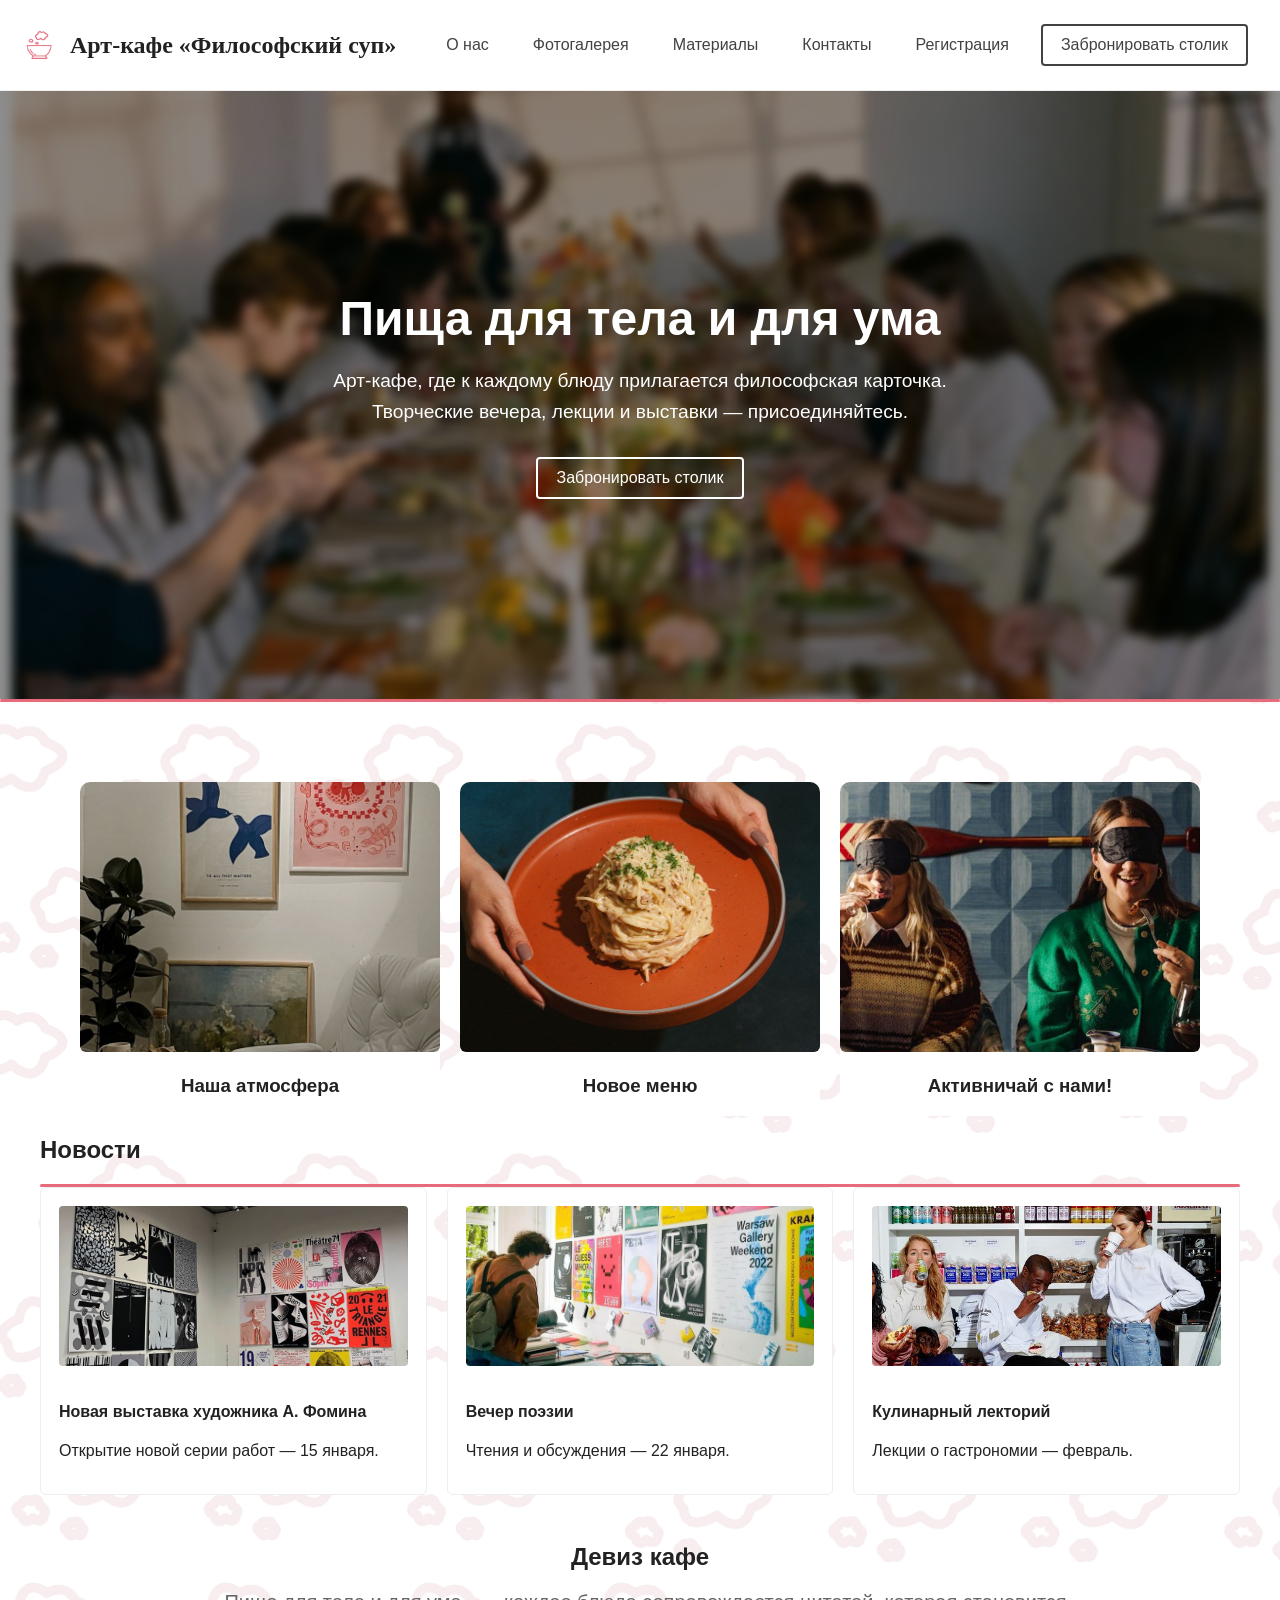
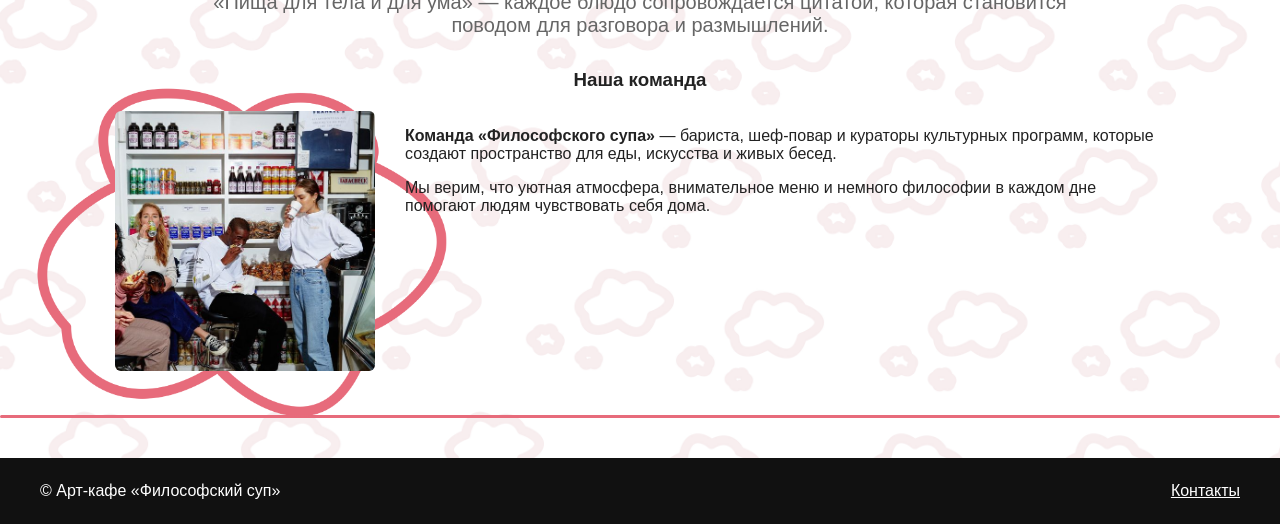
<file: index.html>
<!doctype html>
<html lang="ru">
<head>
  <meta charset="utf-8">
  <meta name="viewport" content="width=device-width,initial-scale=1">
  <title>Арт-кафе «Философский суп»</title>
  <link rel="stylesheet" href="style.css">
</head>

<body>

<header>
  <div class="logo">
    <img src="23.jpg" alt="Логотип Арт-кафе" class="logo-img">
    <a href="art-cafe.html" class="logo-text">Арт-кафе «Философский суп»</a>
  </div>
  <nav>
    <a href="aboutus.html" class="active">О нас</a>
    <a href="gallery.html">Фотогалерея</a>
    <a href="materials.html">Материалы</a>
    <a href="contact.html">Контакты</a>
    <a href="booking.html">Регистрация</a>
    <a class="btn" href="booking.html">Забронировать столик</a>
  </nav>
</header>

<!-- HERO -->
<section class="hero hero-artcafe-img"> 
    <div class="container"> 
        <h1>Пища для тела и для ума</h1> 
        <p>Арт-кафе, где к каждому блюду прилагается философская карточка. Творческие вечера, лекции и выставки — присоединяйтесь.</p> 
        <a class="btn" href="booking.html">Забронировать столик</a> 
    </div> 
</section>

<div class="pink-divider"></div>

<main class="container" style="position: relative; z-index: 3;">

  <!-- ТРИ БЛОКА -->
  <div class="three-blocks">

    <div class="open-block" data-gallery="atmosphere">
      <img src="1.jpg" class="cover">
      <h3>Наша атмосфера</h3>
    </div>

    <div class="open-block" data-gallery="menu">
      <img src="5.jpg" class="cover">
      <h3>Новое меню</h3>
    </div>

    <div class="open-block" data-gallery="events">
      <img src="9.jpg" class="cover">
      <h3>Активничай с нами!</h3>
    </div>

  </div>

  <!-- МОДАЛЬНОЕ ОКНО ГАЛЕРЕИ -->
  <div class="modal" id="galleryModal">
    <div class="modal-content">
      <span class="close">&times;</span>
      <button class="arrow left">&#10094;</button>
      <img id="galleryImage">
      <button class="arrow right">&#10095;</button>
    </div>
  </div>

  <!-- НОВОСТИ -->
  <section class="news-section">
    <h2>Новости</h2>
    <div class="pink-divider"></div>

    <div class="news">

      <article class="card">
        <img data-src="13.jpg" alt="">
        <h4>Новая выставка художника А. Фомина</h4>
        <p>Открытие новой серии работ — 15 января.</p>
        <div class="more-info">
          Новые работы исследуют тему городской среды и внутреннего диалога человека с пространством.
        </div>
      </article>

      <article class="card">
        <img data-src="14.jpg" alt="">
        <h4>Вечер поэзии</h4>
        <p>Чтения и обсуждения — 22 января.</p>
        <div class="more-info">
          Гости услышат новые произведения молодых поэтов и смогут обсудить их в уютной атмосфере.
        </div>
      </article>

      <article class="card">
        <img data-src="15.jpg" alt="">
        <h4>Кулинарный лекторий</h4>
        <p>Лекции о гастрономии — февраль.</p>
        <div class="more-info">
          Лекторы расскажут о культурных смыслах еды, традициях и современных трендах.
        </div>
      </article>

    </div>
  </section>

  <!-- ДЕВИЗ И КОМАНДА -->
  <section class="motto-team">
    <h2>Девиз кафе</h2>
    <p class="motto-text">
      «Пища для тела и для ума» — каждое блюдо сопровождается цитатой, которая становится поводом для разговора и размышлений.
    </p>

    <h3 class="team-title">Наша команда</h3>
    <div class="team">

  <div class="team-left">
    <div class="team-photo-wrap">
      <img src="15.jpg" alt="Наша команда" class="team-photo">
      <img src="cloud.png" alt="" class="team-cloud">
    </div>
  </div>

  <div class="team-text">

    <p><strong>Команда «Философского супа»</strong> — бариста, шеф-повар и кураторы культурных программ, которые создают пространство для еды, искусства и живых бесед.</p>
    <p>Мы верим, что уютная атмосфера, внимательное меню и немного философии в каждом дне помогают людям чувствовать себя дома.</p>
  </div>
</div>

  </section>

</main>

<div class="pink-divider"></div>

<footer>
  <div class="container footer-inner">
    <div>© Арт-кафе «Философский суп»</div>
    <div><a href="contact.html">Контакты</a></div>
  </div>
</footer>

<script src="script.js"></script>
</body>
</html>
</file>
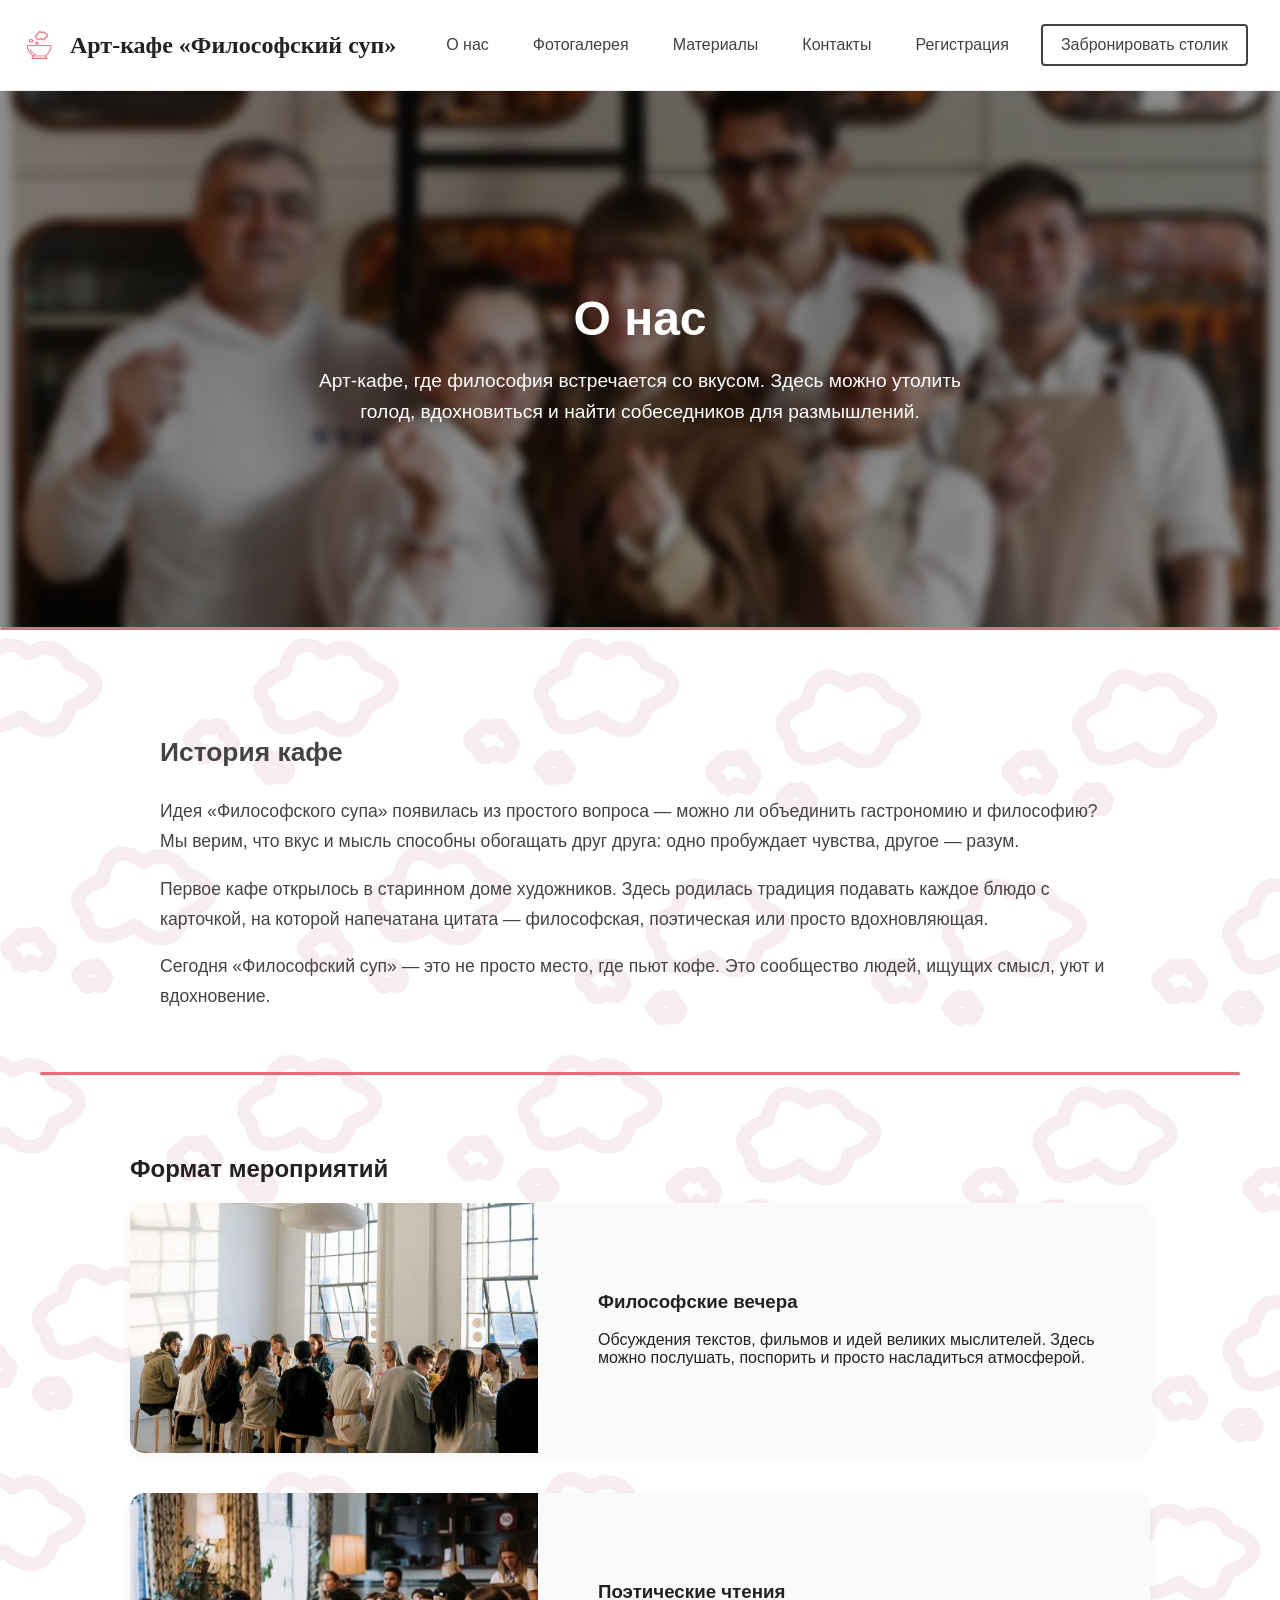
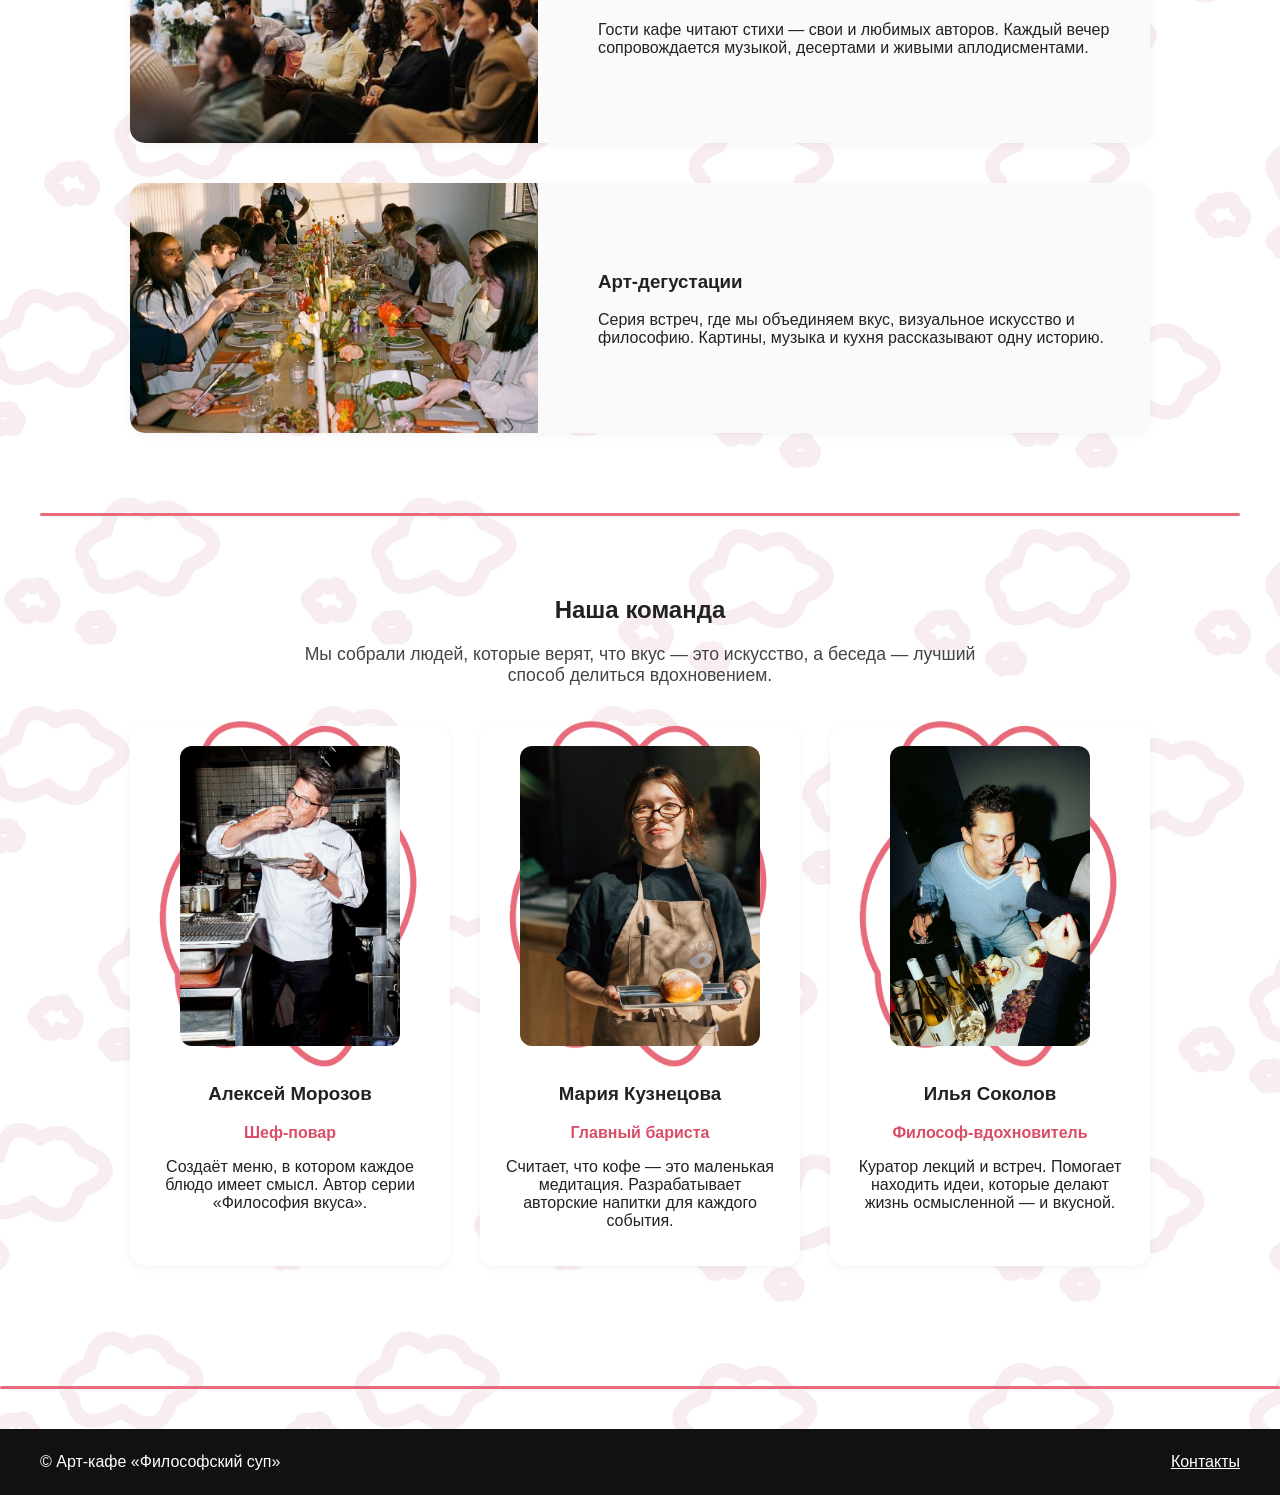
<file: aboutus.html>
<!doctype html>
<html lang="ru">
<head>
  <meta charset="utf-8">
  <meta name="viewport" content="width=device-width,initial-scale=1">
  <title>О нас — Арт-кафе «Философский суп»</title>
  <link rel="stylesheet" href="style.css">
</head>

<body>

<header>
  <div class="logo">
    <img src="23.jpg" alt="Логотип Арт-кафе" class="logo-img">
    <a href="index.html" class="logo-text">Арт-кафе «Философский суп»</a>
  </div>
  <nav>
    <a href="aboutus.html" class="active">О нас</a>
    <a href="gallery.html">Фотогалерея</a>
    <a href="materials.html">Материалы</a>
    <a href="contact.html">Контакты</a>
    <a href="booking.html">Регистрация</a>
    <a class="btn" href="booking.html">Забронировать столик</a>
  </nav>
</header>


<!-- HERO -->
<section class="hero hero-about">
  <div class="container">
    <h1>О нас</h1>
    <p>Арт-кафе, где философия встречается со вкусом. Здесь можно утолить голод, вдохновиться и найти собеседников для размышлений.</p>
  </div>
</section>

<div class="pink-divider"></div>

<main class="container">

  <!-- История кафе -->
  <section class="about-history">
    <h2>История кафе</h2>
    <p>
      Идея «Философского супа» появилась из простого вопроса — можно ли объединить гастрономию и философию?  
      Мы верим, что вкус и мысль способны обогащать друг друга: одно пробуждает чувства, другое — разум.
    </p>
    <p>
      Первое кафе открылось в старинном доме художников. Здесь родилась традиция подавать каждое блюдо с карточкой, на которой напечатана цитата — философская, поэтическая или просто вдохновляющая.
    </p>
    <p>
      Сегодня «Философский суп» — это не просто место, где пьют кофе. Это сообщество людей, ищущих смысл, уют и вдохновение.
    </p>
  </section>

  <div class="pink-divider"></div>

  <!-- Формат мероприятий -->
  <section class="about-events">
    <h2>Формат мероприятий</h2>

    <div class="events-list">

      <div class="event-card">
        <img data-src="17.jpg" alt="Философские вечера">
        <div class="event-text">
          <h3>Философские вечера</h3>
          <p>Обсуждения текстов, фильмов и идей великих мыслителей. Здесь можно послушать, поспорить и просто насладиться атмосферой.</p>
        </div>
      </div>

      <div class="event-card">
        <img data-src="18.jpg" alt="Поэтические чтения">
        <div class="event-text">
          <h3>Поэтические чтения</h3>
          <p>Гости кафе читают стихи — свои и любимых авторов. Каждый вечер сопровождается музыкой, десертами и живыми аплодисментами.</p>
        </div>
      </div>

      <div class="event-card">
        <img data-src="19.jpg" alt="Арт-дегустации">
        <div class="event-text">
          <h3>Арт-дегустации</h3>
          <p>Серия встреч, где мы объединяем вкус, визуальное искусство и философию. Картины, музыка и кухня рассказывают одну историю.</p>
        </div>
      </div>

    </div>
  </section>

  <div class="pink-divider"></div>

  <!-- Команда -->
  <section class="about-team">
    <h2>Наша команда</h2>
    <p class="team-intro">
      Мы собрали людей, которые верят, что вкус — это искусство, а беседа — лучший способ делиться вдохновением.
    </p>

<div class="team-cards">

<div class="team-member">
  <div class="team-photo-wrap2">
    <img data-src="20.jpg" alt="Шеф-повар Алексей Морозов" class="photo-placeholder">
    <img src="cloud2.png" alt="" class="team-cloud2">
  </div>

  <h3>Алексей Морозов</h3>
  <p class="role">Шеф-повар</p>
  <p>Создаёт меню, в котором каждое блюдо имеет смысл. Автор серии «Философия вкуса».</p>
</div>

<div class="team-member">
  <div class="team-photo-wrap2">
    <img data-src="21.jpg" alt="Бариста Мария Кузнецова" class="photo-placeholder">
    <img src="cloud2.png" alt="" class="team-cloud2">
  </div>

  <h3>Мария Кузнецова</h3>
  <p class="role">Главный бариста</p>
  <p>Считает, что кофе — это маленькая медитация. Разрабатывает авторские напитки для каждого события.</p>
</div>

<div class="team-member">
  <div class="team-photo-wrap2">
    <img data-src="22.jpg" alt="Философ Илья Соколов" class="photo-placeholder">
    <img src="cloud2.png" alt="" class="team-cloud2">
  </div>

  <h3>Илья Соколов</h3>
  <p class="role">Философ-вдохновитель</p>
  <p>Куратор лекций и встреч. Помогает находить идеи, которые делают жизнь осмысленной — и вкусной.</p>
</div>


</div>

  </section>

</main>

<div class="pink-divider"></div>

<footer>
  <div class="container footer-inner">
    <div>© Арт-кафе «Философский суп»</div>
    <div><a href="contact.html">Контакты</a></div>
  </div>
</footer>

<script src="script.js"></script>
</body>
</html>
</file>
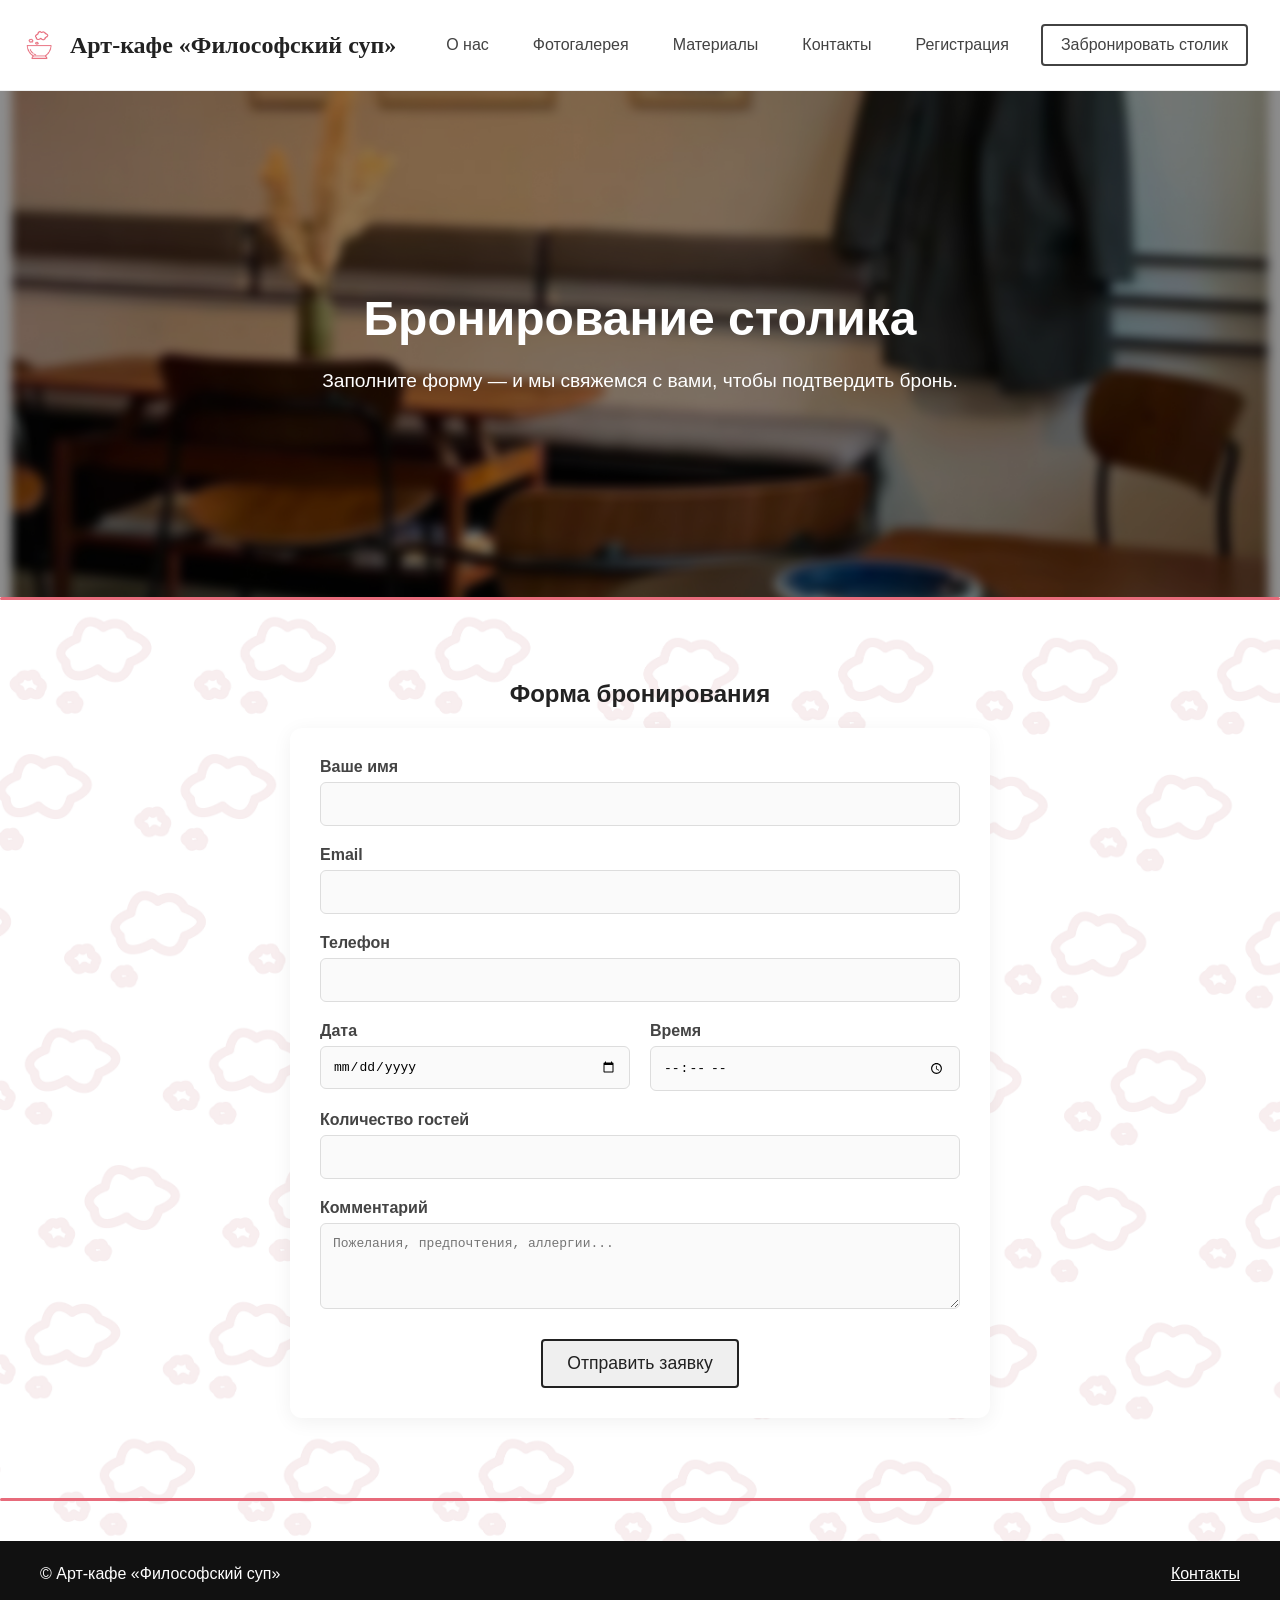
<file: booking.html>
<!doctype html>
<html lang="ru">
<head>
  <meta charset="utf-8">
  <meta name="viewport" content="width=device-width,initial-scale=1">
  <title>Бронирование — Арт-кафе «Философский суп»</title>
  <link rel="stylesheet" href="style.css">
</head>

<body>

<header>
  <div class="logo">
    <img src="23.jpg" alt="Логотип Арт-кафе" class="logo-img">
    <a href="index.html" class="logo-text">Арт-кафе «Философский суп»</a>
  </div>
  <nav>
    <a href="aboutus.html">О нас</a>
    <a href="gallery.html">Фотогалерея</a>
    <a href="materials.html">Материалы</a>
    <a href="contact.html">Контакты</a>
    <a href="booking.html" class="active">Регистрация</a>
    <a class="btn" href="booking.html">Забронировать столик</a>
  </nav>
</header>

<!-- HERO -->
<section class="hero hero-about" style="background-image: url('24.jpg');">
  <div class="container">
    <h1>Бронирование столика</h1>
    <p>Заполните форму — и мы свяжемся с вами, чтобы подтвердить бронь.</p>
  </div>
</section>

<div class="pink-divider"></div>

<main class="container">

  <section class="booking-section">

    <h2>Форма бронирования</h2>

    <form class="booking-form" action="#" method="post">

      <label>
        Ваше имя
        <input type="text" name="name" required>
      </label>

      <label>
        Email
        <input type="email" name="email" required>
      </label>

      <label>
        Телефон
        <input type="tel" name="phone" required>
      </label>

      <div class="form-row">
        <label>
          Дата
          <input type="date" name="date" required>
        </label>

        <label>
          Время
          <input type="time" name="time" required>
        </label>
      </div>

      <label>
        Количество гостей
        <input type="number" name="guests" min="1" max="20" required>
      </label>

      <label>
        Комментарий
        <textarea name="comment" rows="4" placeholder="Пожелания, предпочтения, аллергии..."></textarea>
      </label>

      <button type="submit" class="btn">Отправить заявку</button>

    </form>

  </section>

</main>

<div class="pink-divider"></div>

<footer>
  <div class="container footer-inner">
    <div>© Арт-кафе «Философский суп»</div>
    <div><a href="contact.html">Контакты</a></div>
  </div>
</footer>

<script src="script.js"></script>
</body>
</html>
</file>
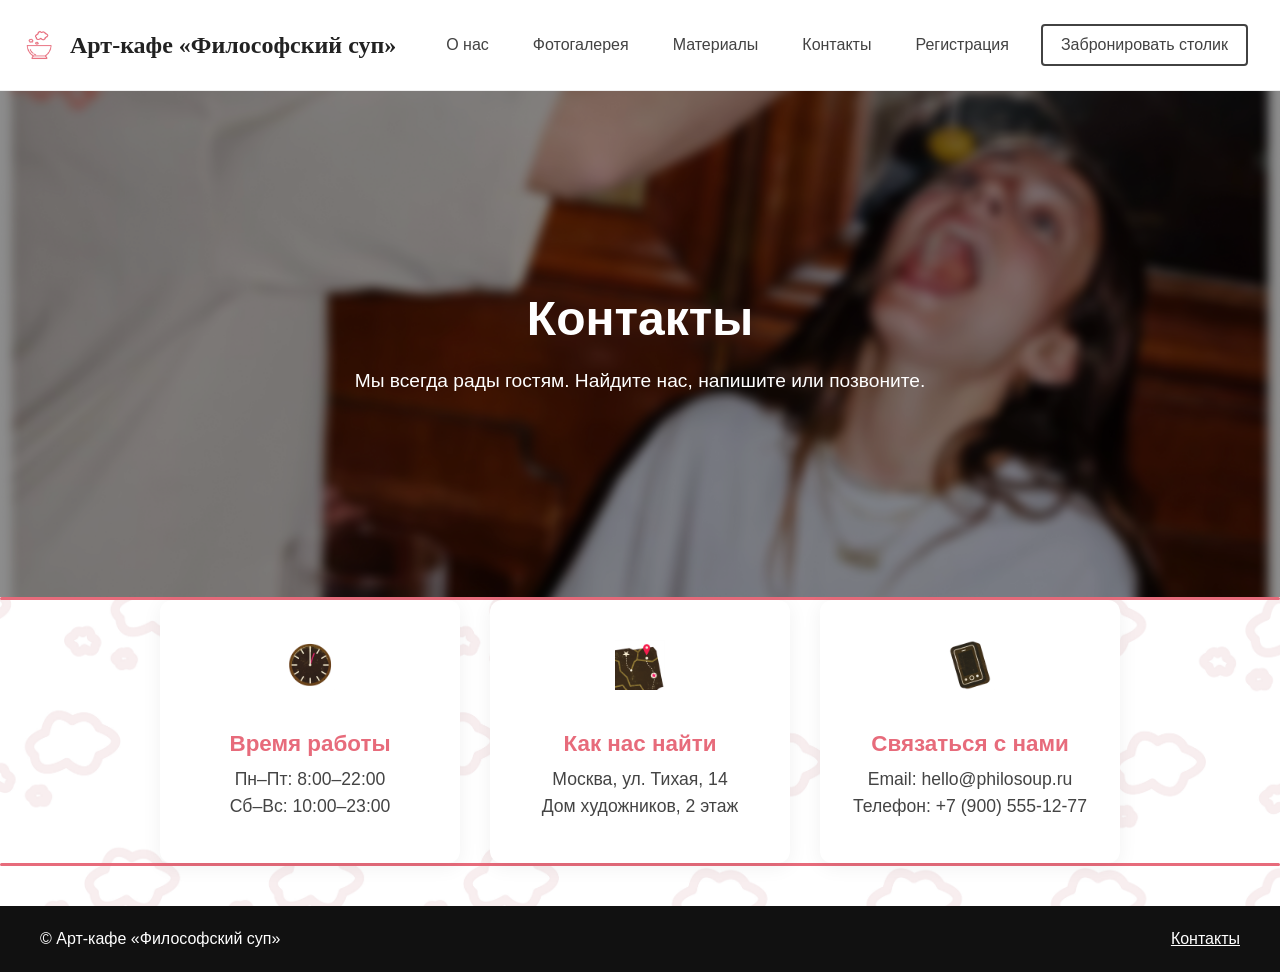
<file: contact.html>
<!doctype html>
<html lang="ru">
<head>
  <meta charset="utf-8">
  <meta name="viewport" content="width=device-width,initial-scale=1">
  <title>Контакты — Арт-кафе «Философский суп»</title>
  <link rel="stylesheet" href="style.css">
</head>

<body>

<header>
  <div class="logo">
    <img src="23.jpg" alt="Логотип Арт-кафе" class="logo-img">
    <a href="index.html" class="logo-text">Арт-кафе «Философский суп»</a>
  </div>
  <nav>
    <a href="aboutus.html">О нас</a>
    <a href="gallery.html">Фотогалерея</a>
    <a href="materials.html">Материалы</a>
    <a href="contact.html" class="active">Контакты</a>
    <a href="booking.html">Регистрация</a>
    <a class="btn" href="booking.html">Забронировать столик</a>
  </nav>
</header>

<!-- HERO -->
<section class="hero hero-contacts-img"> 
    <div class="container"> <h1>Контакты</h1> 
        <p>Мы всегда рады гостям. Найдите нас, напишите или позвоните.</p> 
    </div> 
</section>

<div class="pink-divider"></div>

<section class="contacts-row">

<div class="contact-rect"> 
    <img src="25.jpg" alt="" class="contact-icon">
    <h3>Время работы</h3> 
    <p>Пн–Пт: 8:00–22:00</p> 
    <p>Сб–Вс: 10:00–23:00</p> 
</div>

<div class="contact-rect"> 
    <img src="26.jpg" alt="" class="contact-icon">
    <h3>Как нас найти</h3> 
    <p>Москва, ул. Тихая, 14</p> 
    <p>Дом художников, 2 этаж</p> 
</div>

<div class="contact-rect"> 
    <img src="27.jpg" alt="" class="contact-icon">
    <h3>Связаться с нами</h3> 
    <p>Email: hello@philosoup.ru</p> 
    <p>Телефон: +7 (900) 555‑12‑77</p> 
</div>

</section>
<div class="pink-divider"></div>

<footer>
  <div class="container footer-inner">
    <div>© Арт-кафе «Философский суп»</div>
    <div><a href="contact.html">Контакты</a></div>
  </div>
</footer>

<script src="script.js"></script>
</body>
</html>
</file>
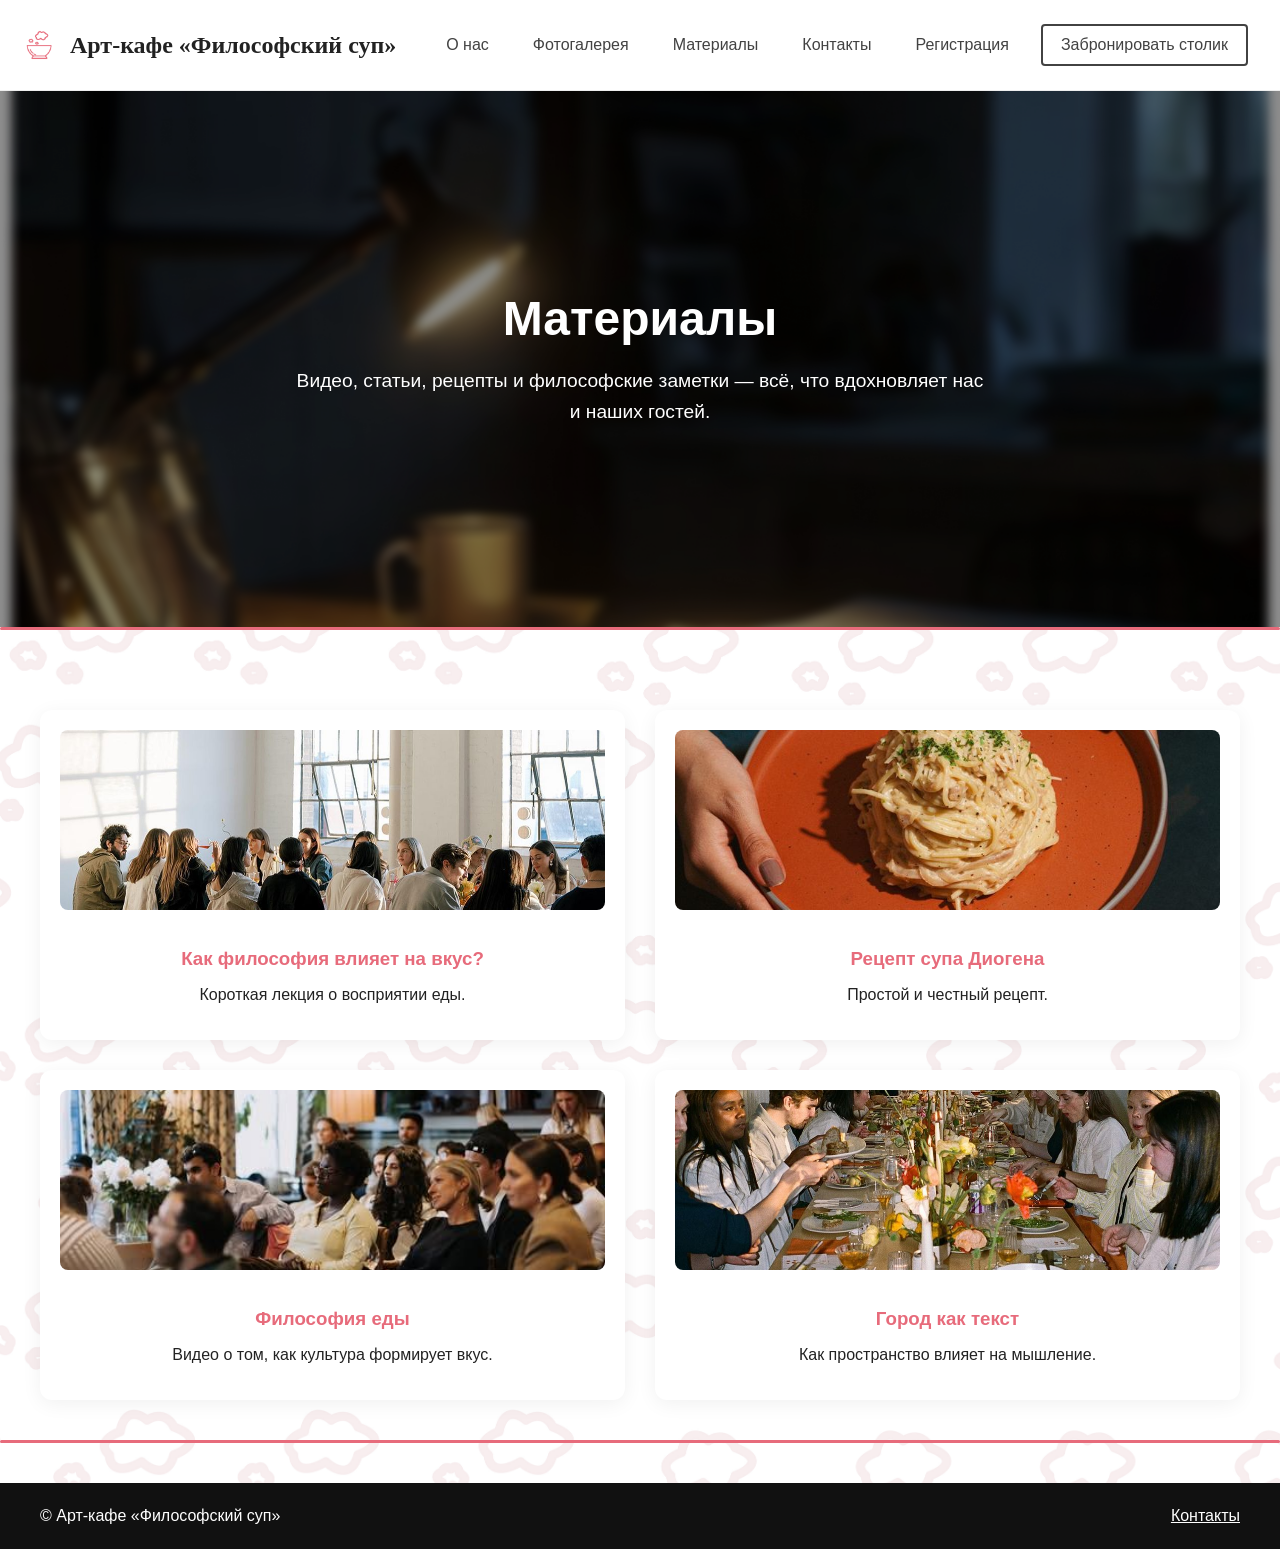
<file: materials.html>
<!doctype html>
<html lang="ru">

<head>
  <meta charset="utf-8">
  <meta name="viewport" content="width=device-width,initial-scale=1">
  <title>Материалы — Арт-кафе «Философский суп»</title>

  <!-- Подключение стилей -->
  <link rel="stylesheet" href="style.css">
</head>

<body>

<header>
  <div class="logo">
    <img src="23.jpg" alt="Логотип Арт-кафе" class="logo-img">
    <a href="index.html" class="logo-text">Арт-кафе «Философский суп»</a>
  </div>

  <nav>
    <a href="aboutus.html">О нас</a>
    <a href="gallery.html">Фотогалерея</a>
    <a href="materials.html" class="active">Материалы</a>
    <a href="contact.html">Контакты</a>
    <a href="booking.html">Регистрация</a>
    <a class="btn" href="booking.html">Забронировать столик</a>
  </nav>
</header>

<!-- HERO -->
<section class="hero hero-materials-img">
  <div class="container">
    <h1>Материалы</h1>
    <p>Видео, статьи, рецепты и философские заметки — всё, что вдохновляет нас и наших гостей.</p>
  </div>
</section>

<div class="pink-divider"></div>

<main class="container">

  <!-- ВКЛАДКИ -->
  <section class="materials-tabs">

    <!-- Вкладка 1 -->
    <div class="tab-card" data-modal="modal1">
      <img src="17.jpg" alt="">
      <h3>Как философия влияет на вкус?</h3>
      <p>Короткая лекция о восприятии еды.</p>
    </div>

    <!-- Вкладка 2 -->
    <div class="tab-card" data-modal="modal2">
      <img src="5.jpg" alt="">
      <h3>Рецепт супа Диогена</h3>
      <p>Простой и честный рецепт.</p>
    </div>

    <!-- Вкладка 3 -->
    <div class="tab-card" data-modal="modal3">
      <img src="18.jpg" alt="">
      <h3>Философия еды</h3>
      <p>Видео о том, как культура формирует вкус.</p>
    </div>

    <!-- Вкладка 4 -->
    <div class="tab-card" data-modal="modal4">
      <img src="19.jpg" alt="">
      <h3>Город как текст</h3>
      <p>Как пространство влияет на мышление.</p>
    </div>

  </section>

</main>

<!-- МОДАЛКИ -->

<!-- Модалка 1 -->
<div class="modal" id="modal1">
  <div class="modal-content">
    <span class="close">&times;</span>
    <h2>Как философия влияет на вкус?</h2>
    <iframe src="https://www.youtube.com/embed/dQw4w9WgXcQ" allowfullscreen></iframe>
    <p>Запись лекции о том, как идеи и настроение меняют восприятие еды.</p>
  </div>
</div>

<!-- Модалка 2 -->
<div class="modal" id="modal2">
  <div class="modal-content">
    <span class="close">&times;</span>
<h2>Рецепт супа Диогена</h2> 
<h3>История блюда</h3> 
<p>Диоген Синопский — древнегреческий философ...</p> 
<p>«Я предпочитаю суп из чечевицы...»</p> 
<p>Эта история вдохновила шефа...</p>
<h3>Ингредиенты</h3>
<ul>
  <li>Чечевица (желтая или красная) — 200 г</li>
  <li>Оливковое масло — 2 ст. ложки</li>
  <li>Лук репчатый — 1 шт.</li>
  <li>Морковь — 1 шт.</li>
  <li>Чеснок — 2 зубчика</li>
  <li>Сельдерей (стебель) — 1 шт.</li>
  <li>Вода или овощной бульон — 1 л</li>
  <li>Лавровый лист — 1 шт.</li>
  <li>Тимьян или орегано — по вкусу</li>
  <li>Соль, перец — по вкусу</li>
  <li>Лимонный сок — 1 ч. ложка</li>
  <li>Петрушка — немного</li>
</ul>

<h3>Пошаговое приготовление</h3>
<ol>
  <li>Промой чечевицу под проточной водой.</li>
  <li>Обжарь лук, морковь и сельдерей до мягкости.</li>
  <li>Добавь чеснок, специи и обжарь ещё минуту.</li>
  <li>Влей бульон, добавь чечевицу и вари 25–30 минут.</li>
  <li>Добавь лимонный сок, при желании пробей блендером.</li>
  <li>Подавай с зеленью.</li>
</ol>

  </div>
</div>

<!-- Модалка 3 -->
<div class="modal" id="modal3">
  <div class="modal-content">
    <span class="close">&times;</span>
    <h2>Философия еды</h2>
    <iframe src="https://www.youtube.com/embed/dQw4w9WgXcQ" allowfullscreen></iframe>
    <p>Запись лекции о культурном восприятии вкуса.</p>
  </div>
</div>


<!-- Модалка 4 -->
<div class="modal" id="modal4">
  <div class="modal-content">
    <span class="close">&times;</span>

    <h2>Город как текст: как пространство формирует мышление</h2>

    <blockquote>
      «Мы не просто живём в городе — город живёт в нас.»<br>
      — М. де Серто
    </blockquote>

    <h3>Введение</h3>
    <p>
      Когда мы идём по улицам, разглядываем витрины, переходим мосты и ждём трамвай, мы редко задумываемся,
      что сам город говорит с нами. Каждый фасад, каждая скамейка, даже форма перекрёстков — это слова и
      предложения большого текста, который мы читаем глазами и телом. Город — не просто место. Это язык,
      на котором пространство говорит с нашим сознанием.
    </p>

    <h3>Пространство как форма мысли</h3>
    <p>Философы урбанизма — от Вальтера Беньямина до Мишеля Фуко — считали, что архитектура создаёт способ мышления.</p>

    <ul>
      <li>Узкие улицы Средневековья учили замедляться и слушать шаги.</li>
      <li>Прямые проспекты эпохи Просвещения — мыслить рационально и симметрично.</li>
      <li>Современные торговые центры формируют идею комфорта и потребления как нормы.</li>
    </ul>

    <p>
      То, как мы двигаемся в пространстве, определяет то, как мы думаем.
      В городе тело становится продолжением философии.
    </p>

    <h3>Город как зеркало культуры</h3>
    <p>
      Каждый город — это коллективное произведение искусства, написанное миллионами людей: архитекторами,
      чиновниками, художниками, прохожими. И как книга, он требует читателя.
    </p>

    <ul>
      <li><strong>Афины</strong> — логика и диалог.</li>
      <li><strong>Париж</strong> — фланёр и искусство прогулки.</li>
      <li><strong>Токио</strong> — философия быстроты и адаптации.</li>
    </ul>

    <p>
      Когда мы читаем город, мы читаем самих себя — свои привычки, страхи, ценности.
    </p>

    <h3>Город и человек: кто кого формирует?</h3>
    <p>
      Часто говорят: «Человек строит города». Но с философской точки зрения вернее сказать:
      города строят человека.
    </p>

    <p>
      Планировка улиц определяет, где мы встречаемся. Наличие парков — где отдыхаем.
      Архитектура — как воспринимаем красоту.
    </p>

    <p>
      Если города становятся шумными, переполненными, без тишины — то и мы начинаем думать фрагментами.
      Когда исчезают места для прогулки, исчезает и привычка к размышлению.
    </p>

    <h3>Философия за чашкой супа</h3>
    <p>
      Арт-кафе «Философский суп» возникло как островок тихого города, где можно снова читать пространство —
      не глазами, а сердцем. Сидя у окна, человек читает не только книгу, но и улицу как текст:
      в отражении витрин — фразы, в тенях деревьев — паузы, в лицах прохожих — смысл.
    </p>

    <blockquote>
      «Архитектура — это застывшая музыка. Город — симфония, в которой каждый из нас — нота.»<br>
      — Ф. Шеллинг
    </blockquote>

    <h3>Заключение</h3>
    <p>
      Чтобы понять себя, нужно прочитать свой город. Прислушаться, как он звучит утром и вечером,
      какие мысли рождает, какие слова подсказывает. И, может быть, в этом чтении мы найдём не только
      ритм улиц, но и ритм собственной души.
    </p>

  </div>
</div>


<div class="pink-divider"></div>

<footer>
  <div class="container footer-inner">
    <div>© Арт-кафе «Философский суп»</div>
    <div><a href="contact.html">Контакты</a></div>
  </div>
</footer>

<script src="script.js"></script>
</body>
</html>
</file>
<file: style.css>
/* update */
    :root {
    --accent: #e76b7b;
    --muted: #f4f4f4;
    --text: #222;
    --text-light: #666;
    }

    body {
    margin: 0;
    font-family: 'Helvetica Neue', Arial, sans-serif;
    background: url('background.jpg') center/cover no-repeat;
    color: var(--text);
    }

    .container {
    max-width: 1200px;
    margin: auto;
    padding: 40px 20px;
    }

    /* HEADER */


    .logo {
    display: flex;
    align-items: center;
    gap: 10px;
    font-family: Georgia, serif;
    font-size: 24px;
    font-weight: bold;
    }

    .logo-img {
    width: 40px;
    height: 40px;
    border-radius: 50%;
    object-fit: cover;
    }

    .logo-text {
    text-decoration: none;
    color: inherit;
    cursor: pointer;
    }

    .logo-text:visited {
    color: inherit;
    }

    nav a {
    margin: 0 12px;
    text-decoration: none;
    color: var(--text);
    opacity: .85;
    transition: .3s;
    }

    nav a:hover {
    opacity: 1;
    color: var(--accent);
    }

    .btn {
    padding: 10px 18px;
    border: 2px solid var(--text);
    border-radius: 4px;
    text-decoration: none;
    color: var(--text);
    transition: .3s;
    }

    .btn:hover {
    background: var(--accent);
    color: #fff;
    border-color: var(--accent);
    }

    /* BASIC HERO */
    .hero {
    padding: 160px 20px;
    }


    .hero h1 {
    font-size: 48px;
    margin: 0;
    }

    .hero p {
    max-width: 700px;
    margin: 16px auto 28px;
    color: var(--text-light);
    }

    /* HERO ABOUT */
    .hero-about {
    background: url('16.jpg') center/cover no-repeat;
    color: white;
    text-align: center;
    padding: 160px 20px;
    position: relative;
    }

    .hero-about::before {
    content: '';
    position: absolute;
    inset: 0;
    background: rgba(0,0,0,0.45);
    }

    .hero-about .container {
    position: relative;
    z-index: 1;
    }

    .hero-about p {
    color: #fff;
    font-size: 1.1em;
    max-width: 700px;
    margin: 20px auto 0;
    line-height: 1.6;
    }

    /* HERO CONTACTS */
    .hero-contacts-img {
    background: url('28.jpg') center/cover no-repeat;
    color: white;
    text-align: center;
    padding: 160px 20px;
    position: relative;
    }

    .hero-contacts-img::before {
    content: '';
    position: absolute;
    inset: 0;
    background: rgba(0,0,0,0.45);
    }

    .hero-contacts-img .container {
    position: relative;
    z-index: 1;
    }

    .hero-contacts-img h1 {
    font-size: 48px;
    margin-bottom: 10px;
    }

    .hero-contacts-img p {
    color: #fff;
    font-size: 1.2em;
    max-width: 700px;
    margin: 20px auto 0;
    line-height: 1.6;
    }

    /* HERO ART-CAFE */
    .hero-artcafe-img {
    background: url('29.jpg') center/cover no-repeat;
    color: white;
    text-align: center;
    padding: 180px 20px;
    position: relative;
    }

    .hero-artcafe-img::before {
    content: '';
    position: absolute;
    inset: 0;
    background: rgba(0,0,0,0.45);
    }

    .hero-artcafe-img .container {
    position: relative;
    z-index: 1;
    }

    .hero-artcafe-img h1 {
    font-size: 52px;
    margin-bottom: 16px;
    }

    .hero-artcafe-img p {
    color: #fff;
    font-size: 1.2em;
    max-width: 700px;
    margin: 20px auto 30px;
    line-height: 1.6;
    }

    /* PINK DIVIDER */
    .pink-divider {
    width: 100%;
    height: 3px;
    background: #E76B7B;
    border-radius: 6px;
    }

    /* THREE BLOCKS */
    .three-blocks {
    display: flex;
    gap: 20px;
    justify-content: center;
    margin-top: 40px;
    }

    .open-block {
    width: 30%;
    background: #fff;
    border-radius: 10px;
    overflow: hidden;
    cursor: pointer;
    transition: .3s;
    text-align: center;
    }

    .open-block:hover {
    transform: translateY(-5px);
    box-shadow: 0 10px 20px rgba(0,0,0,0.15);
    }

    .open-block .cover {
    width: 100%;      /* фото всегда равно ширине блока */
    aspect-ratio: 4/3; /* или 3/2, или 1/1 — выбирай пропорцию */
    object-fit: cover;
    border-radius: 6px;
    }


    /* MODAL */
    .modal {
    display: none;
    position: fixed;
    inset: 0;
    background: rgba(0,0,0,0.7);
    justify-content: center;
    align-items: center;
    }

    .modal-content {
    position: relative;
    background: #fff;
    padding: 20px;
    border-radius: 8px;
    }

    .modal img {
    width: 450px;
    height: auto;
    border-radius: 6px;
    }

    .close {
    position: absolute;
    top: 10px;
    right: 14px;
    font-size: 28px;
    cursor: pointer;
    }

    .arrow {
    position: absolute;
    top: 50%;
    transform: translateY(-50%);
    background: #fff;
    border: none;
    font-size: 30px;
    cursor: pointer;
    padding: 10px;
    border-radius: 50%;
    }

    .left { left: -60px; }
    .right { right: -60px; }

    /* NEWS */
    .news {
    display: grid;
    grid-template-columns: repeat(3, 1fr);
    gap: 20px;
    }

    .card {
    background: #fff;
    padding: 18px;
    border-radius: 6px;
    border: 1px solid #eee;
    cursor: pointer;
    transition: .3s;
    }

    .card:hover {
    transform: translateY(-4px);
    box-shadow: 0 10px 24px rgba(0,0,0,0.12);
    }

    .card img {
    width: 100%;
    height: 160px;
    object-fit: cover;
    border-radius: 4px;
    margin-bottom: 12px;
    }

    .more-info {
    max-height: 0;
    overflow: hidden;
    transition: .3s;
    }

    .card.open .more-info {
    max-height: 200px;
    }

    /* MOTTO + TEAM */
    .motto-team {
    margin-top: 48px;
    text-align: center;
    }

    .motto-text {
    font-size: 20px;
    color: var(--text-light);
    max-width: 900px;
    margin: 12px auto 32px;
    }

    .team {
    display: flex;
    gap: 24px;
    align-items: center;
    justify-content: center;
    margin-top: 20px;
    }

    .team img:not(.team-cloud) {
    width: 260px;
    height: 260px;
    object-fit: cover;
    border-radius: 6px;
    }


    .team-text {
    max-width: 760px;
    text-align: left;
    position: relative; 
    z-index: 5; /* текст поверх облака */
    }

    .team-title {
    position: relative;
    z-index: 5;
    }

    /* ABOUT PAGE */
    .about-history {
    margin: 60px auto;
    width: 80%;
    line-height: 1.7;
    font-size: 1.1em;
    color: #444;
    }

    .about-events {
    margin: 80px auto;
    width: 85%;
    }

    .events-list {
    display: flex;
    flex-direction: column;
    gap: 40px;
    }

    .event-card {
    display: flex;
    align-items: center;
    gap: 30px;
    background: #fafafa;
    border-radius: 15px;
    overflow: hidden;
    box-shadow: 0 2px 10px rgba(0,0,0,0.05);
    }

    .event-card img {
    width: 40%;
    object-fit: cover;
    height: 250px;
    }

    .event-text {
    flex: 1;
    padding: 20px 30px;
    }

    .about-team {
    margin: 80px auto;
    width: 85%;
    text-align: center;
    }

    .team-intro {
    width: 70%;
    margin: 0 auto 40px;
    color: #444;
    font-size: 1.1em;
    }

    .team-cards {
    display: flex;
    flex-wrap: wrap;
    justify-content: center;
    gap: 30px;
    }

    .team-member {
    width: 280px;
    background: #fff;
    border-radius: 15px;
    box-shadow: 0 2px 10px rgba(0,0,0,0.05);
    padding: 20px;
    transition: transform 0.3s;
    }

    .team-member:hover {
    transform: translateY(-5px);
    }

    .photo-placeholder {
    background: #f4f4f4;
    width: 100%;
    height: 300px;
    border-radius: 10px;
    object-fit: contain;
    object-position: center top;
    margin-bottom: 15px;
    background-color: #fff;
    }

    .role {
    color: #d94e67;
    font-weight: bold;
    margin-bottom: 10px;
    }

    /* BOOKING */
    .booking-section {
    max-width: 700px;
    margin: 40px auto;
    text-align: center;
    }

    .booking-form {
    background: #fff;
    padding: 30px;
    border-radius: 12px;
    box-shadow: 0 4px 20px rgba(0,0,0,0.06);
    display: flex;
    flex-direction: column;
    gap: 20px;
    }

    .booking-form label {
    display: flex;
    flex-direction: column;
    text-align: left;
    font-weight: 600;
    color: #444;
    }

    .booking-form input,
    .booking-form textarea {
    margin-top: 6px;
    padding: 12px;
    border: 1px solid #ddd;
    border-radius: 6px;
    font-size: 1em;
    background: #fafafa;
    transition: .2s;
    }

    .booking-form input:focus,
    .booking-form textarea:focus {
    border-color: var(--accent);
    outline: none;
    background: #fff;
    }

    .form-row {
    display: flex;
    gap: 20px;
    }

    .form-row label {
    flex: 1;
    }

    .booking-form .btn {
    width: fit-content;
    margin: 10px auto 0;
    padding: 12px 24px;
    font-size: 1.1em;
    }

    .contact-rect {
    flex: 1;
    background: #fff;
    padding: 40px 20px;
    border-radius: 12px;
    box-shadow: 0 4px 20px rgba(0,0,0,0.06);
    text-align: center;
    transition: transform .3s ease, box-shadow .3s ease;
    }

    .contact-rect:hover {
    transform: translateY(-6px);
    box-shadow: 0 12px 28px rgba(0,0,0,0.12);
    }

    .contact-rect h3 {
    font-size: 1.4em;
    margin-bottom: 12px;
    color: var(--accent);
    }

    .contact-rect p {
    margin: 6px 0;
    font-size: 1.1em;
    color: #444;
    }

    .contact-icon {
    width: 50px;
    height: 50px;
    object-fit: contain;
    margin-bottom: 15px;
    opacity: 0.9;
    }



    /* FOOTER */
    footer {
    background: #111;
    color: #fff;
    margin-top: 40px;
    }

    .footer-inner {
    display: flex;
    justify-content: space-between;
    align-items: center;
    padding: 24px 20px;
    }

    footer a {
    color: #fff;
    text-decoration: underline;
    }

    .hero-artcafe-img .btn {
    color: #fff !important;
    border-color: #fff !important;
    }
    /* тут блок материалов */
    /* Сетка вкладок */
    .materials-tabs {
    display: grid;
    grid-template-columns: repeat(2, 1fr);
    gap: 30px;
    margin-top: 40px;
    }

    .tab-card {
    background: #fff;
    border-radius: 12px;
    padding: 20px;
    box-shadow: 0 4px 20px rgba(0,0,0,0.06);
    cursor: pointer;
    transition: .3s;
    text-align: center;
    }

    .tab-card:hover {
    transform: translateY(-6px);
    box-shadow: 0 12px 28px rgba(0,0,0,0.12);
    }

    .tab-card img {
    width: 100%;
    height: 180px;
    object-fit: cover;
    border-radius: 8px;
    margin-bottom: 15px;
    }

    .tab-card h3 {
    color: var(--accent);
    margin-bottom: 10px;
    }

    /* Модалки */
    .modal {
    display: none;
    position: fixed;
    inset: 0;
    background: rgba(0,0,0,0.6);
    justify-content: center;
    align-items: center;
    z-index: 1000;
    }

    .modal-content {
    background: #fff;
    padding: 30px;
    border-radius: 12px;
    max-width: 600px;
    width: 90%;
    position: relative;
    animation: fadeIn .3s ease;
    }

    .modal-content iframe {
    width: 100%;
    height: 300px;
    border-radius: 10px;
    margin-bottom: 20px;
    }

    .close {
    position: absolute;
    top: 10px;
    right: 14px;
    font-size: 28px;
    cursor: pointer;
    }

    @keyframes fadeIn {
    from { opacity: 0; transform: translateY(20px); }
    to   { opacity: 1; transform: translateY(0); }
    }
    /* Универсальный стиль hero-блоков */
    .hero {
    position: relative;
    padding: 160px 20px;
    text-align: center;
    color: #fff;
    }

    .hero::before {
    content: "";
    position: absolute;
    inset: 0;
    background: rgba(0,0,0,0.45);
    z-index: 1;
    }

    .hero .container {
    position: relative;
    z-index: 2;
    }

    .hero h1 {
    font-size: 48px;
    margin-bottom: 10px;
    color: #fff;
    }

    .hero p {
    font-size: 1.2em;
    max-width: 700px;
    margin: 20px auto 0;
    line-height: 1.6;
    color: #fff;
    }
    .hero-materials-img {
    background: url('30.jpg') center/cover no-repeat;
    }

    header {
    display: flex;
    justify-content: space-between;
    align-items: center;
    padding: 24px 20px;
    background: #fff;
    border-bottom: 1px solid #eee;
    position: relative;
    z-index: 10;
    }

    nav {
    display: flex;
    align-items: center;
    gap: 20px;
    flex-wrap: wrap;
    }
    nav a.btn {
    margin-left: auto;
    }
    .hero-artcafe-img .btn {
    margin-top: 30px;
    display: inline-block;
    }

    @media (max-width: 900px) {
    nav .btn {
        padding: 6px 12px;
        font-size: 14px;
    }
    }
    /* GALLERY */
    .gallery-title {
    margin-top: 40px;
    margin-bottom: 20px;
    font-size: 28px;
    color: var(--accent);
    text-align: center;
    }

    .gallery-grid {
    display: grid;
    grid-template-columns: repeat(4, 1fr);
    gap: 20px;
    margin-bottom: 40px;
    }

    .gallery-img {
    width: 100%;
    height: 220px;
    object-fit: cover;
    border-radius: 10px;
    cursor: pointer;
    transition: .3s;
    }

    .gallery-img:hover {
    transform: scale(1.03);
    box-shadow: 0 10px 20px rgba(0,0,0,0.15);
    }

    /* Лайтбокс */
    #lightbox img {
    width: 600px;
    max-width: 90vw;
    border-radius: 10px;
    }
    /* Большой атмосферный блок в галерее */
    .gallery-feature {
    margin: 60px auto;
    max-width: 1000px;
    text-align: center;
    }

    .gallery-feature img {
    width: 100%;
    height: 420px;
    object-fit: cover;
    border-radius: 12px;
    box-shadow: 0 10px 24px rgba(0,0,0,0.15);
    }

    .gallery-feature-text {
    margin-top: 24px;
    }

    .gallery-feature-text h2 {
    font-size: 32px;
    color: var(--accent);
    margin-bottom: 10px;
    }

    .gallery-feature-text p {
    font-size: 1.15em;
    color: var(--text-light);
    max-width: 800px;
    margin: 0 auto;
    line-height: 1.6;
    }

    /* HERO GALLERY */
    .hero-gallery-img {
    background: url('31.jpg') center/cover no-repeat;
    color: white;
    text-align: center;
    padding: 180px 20px;
    position: relative;
    }
    .gallery-item {
    display: flex;
    flex-direction: column;
    align-items: center;
    }

    .gallery-caption {
    margin-top: 8px;
    font-size: 0.95em;
    color: var(--text-light);
    text-align: center;
    }
    .team {
    display: flex;
    gap: 30px;
    align-items: flex-start;
    overflow: visible;
    }

    /* ВАЖНО: фото + облако теперь НЕ flex-элемент */
    .team-left {
    position: relative;
    display: block;
    overflow: visible;
    position: relative; 
    z-index: 4;
    }

    .team-photo-wrap {
    position: relative;
    display: inline-block;
    overflow: visible;
    }

    .team-photo {
    display: block;
    border-radius: 12px;
    position: relative;
    z-index: 3;
    }

    /* Облако-рамка */
    .team-cloud {
    position: absolute;
    left: 50%;
    top: 50%;
    transform: translate(-50%, -50%);
    width: 430px;
    z-index: 1; /* облако — самый нижний слой */
    pointer-events: none;
    }
    .team-photo-wrap2 {
    position: relative;
    display: inline-block;
    overflow: visible;
    }

    .team-photo-wrap2 .photo-placeholder {
    position: relative;
    z-index: 3;
    border-radius: 12px;
    }

    .team-cloud2 {
    position: absolute;
    left: 50%;
    top: 45%; /* регулируй положение */
    transform: translate(-50%, -50%);
    width: 270px; /* регулируй размер */
    z-index: 1;
    pointer-events: none;
    }
    .modal-content {
    max-height: 80vh; /* модалка не больше 80% высоты экрана */
    overflow-y: auto; /* вертикальная прокрутка */
    }

    .contacts-row {
    display: flex;
    justify-content: center;
    gap: 30px;
    }

    .contact-rect {
    width: 260px;
    flex: none;
    }
/* МОБИЛЬНАЯ ВЕРСИЯ — ФИНАЛЬНАЯ ПРАВКА */
@media (max-width: 768px) {

  /* Шапка */
  header {
    flex-direction: column;
    align-items: center;
    gap: 10px;
  }

  nav {
    flex-wrap: wrap;
    justify-content: center;
    gap: 10px;
  }

  nav a {
    font-size: 14px;
    margin: 0;
  }

  nav a.btn {
    order: 10;
    width: 100%;
    text-align: center;
    margin-top: 8px;
  }

  /* Контакты */
  .contacts-row {
    flex-direction: column;
    align-items: center;
    gap: 20px;
    margin: 20px 0;
  }

  .contact-rect {
    width: 100%;
    max-width: 320px;
    padding: 24px 18px;
  }

  /* Материалы: одна колонка */
  .materials-tabs {
    grid-template-columns: 1fr;
  }

  /* Галерея: две колонки */
  .gallery-grid {
    grid-template-columns: repeat(2, 1fr);
  }

  /* Блоки с событиями — в столбик */
  .event-card {
    flex-direction: column;
  }

  .event-card img {
    width: 100%;
    height: auto;
    object-fit: cover;
  }

  /* Команда — в столбик, чтобы не вылезала */
  .team {
    flex-direction: column;
    align-items: center;
  }

  .team-text {
    max-width: 100%;
  }

  /* Немного уменьшим отступы контейнера, чтобы не вылезало за пределы */
  .container {
    padding: 24px 16px;
  }
}
</file>
